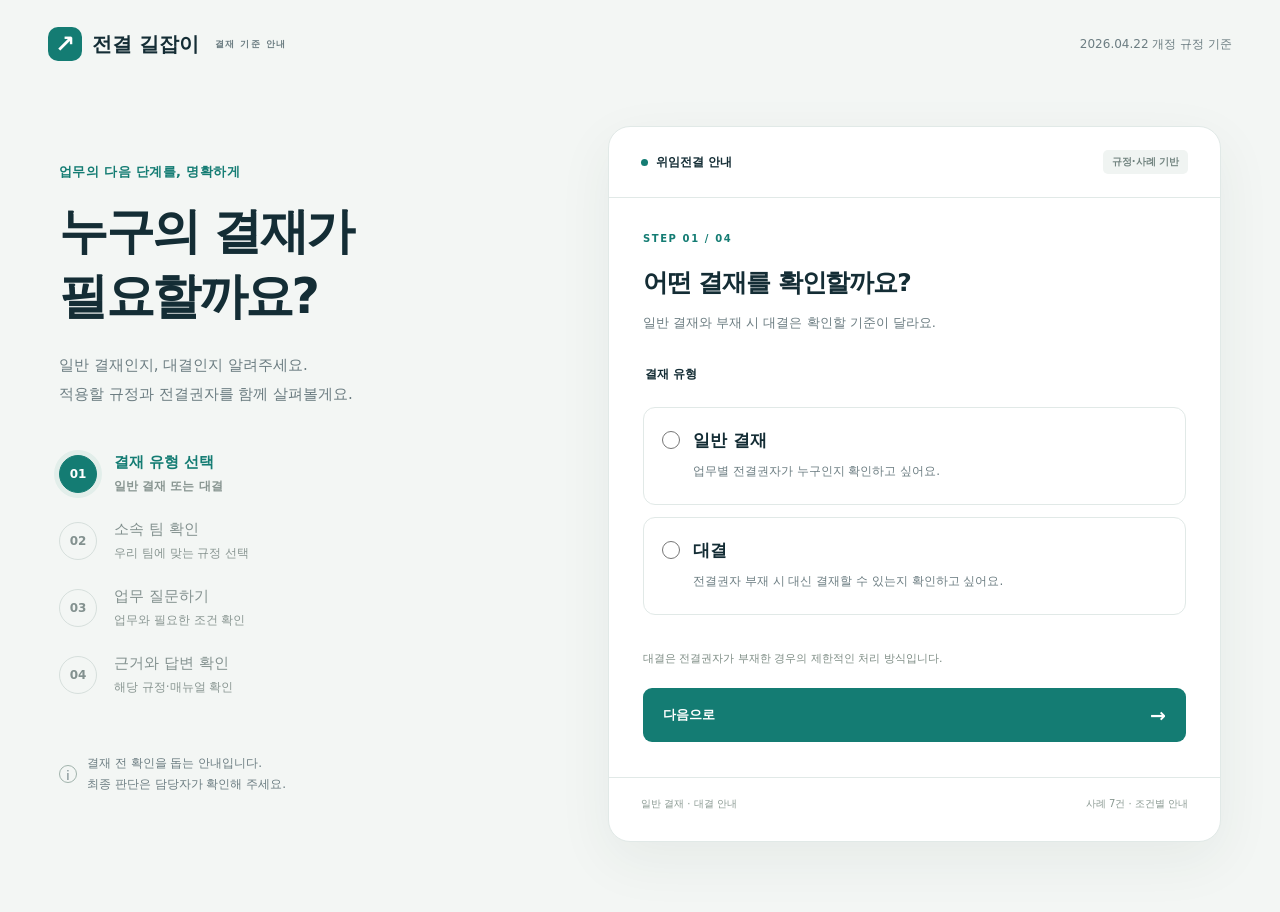
<file: index.html>
<!doctype html>
<html lang="ko"><head><meta charset="utf-8"><meta name="viewport" content="width=device-width,initial-scale=1"><title>전결 길잡이 · 결재 기준 안내</title><link rel="stylesheet" href="style.css"></head>
<body><header><a href="index.html" class="brand"><span class="brand-icon">↗</span> 전결 길잡이 <small>결재 기준 안내</small></a><!--SERVER_ADMIN_NAV--><span class="version">2026.04.22 개정 규정 기준</span></header>
<main><aside><span class="eyebrow">업무의 다음 단계를, 명확하게</span><h1>누구의 결재가<br>필요할까요?</h1><p>일반 결재인지, 대결인지 알려주세요.<br>적용할 규정과 전결권자를 함께 살펴볼게요.</p><ol class="steps"><li id="step1" class="active" aria-current="step"><b>01</b><div>결재 유형 선택<small>일반 결재 또는 대결</small></div></li><li id="step2"><b>02</b><div>소속 팀 확인<small>우리 팀에 맞는 규정 선택</small></div></li><li id="step3"><b>03</b><div>업무 질문하기<small>업무와 필요한 조건 확인</small></div></li><li id="step4"><b>04</b><div>근거와 답변 확인<small>해당 규정·매뉴얼 확인</small></div></li></ol><div class="aside-note"><span>i</span><p>결재 전 확인을 돕는 안내입니다.<br>최종 판단은 담당자가 확인해 주세요.</p></div></aside>
<section class="workspace"><div class="topline"><span class="status-dot"></span> 위임전결 안내 <span class="sample">규정·사례 기반</span></div>
<section id="mode-screen"><div class="section-number">STEP 01 / 04</div><h2>어떤 결재를 확인할까요?</h2><p class="description">일반 결재와 부재 시 대결은 확인할 기준이 달라요.</p><form id="mode-form"><fieldset class="mode-options"><legend>결재 유형</legend><label class="mode-card"><input type="radio" name="approval-mode" value="general" required><span><strong>일반 결재</strong><small>업무별 전결권자가 누구인지 확인하고 싶어요.</small></span></label><label class="mode-card"><input type="radio" name="approval-mode" value="deputy" required><span><strong>대결</strong><small>전결권자 부재 시 대신 결재할 수 있는지 확인하고 싶어요.</small></span></label></fieldset><p class="privacy">대결은 전결권자가 부재한 경우의 제한적인 처리 방식입니다.</p><button class="primary" type="submit">다음으로 <span>→</span></button></form></section>
<section id="team-screen" hidden><div class="section-number">STEP 02 / 04</div><button id="mode-from-team" type="button" class="back-mode">← 결재 유형 변경</button><div id="team-mode" class="tag"></div><h2>어느 팀에 소속되어 있나요?</h2><p class="description">팀에 따라 적용되는 위임전결 기준이 달라요.</p><form id="team-form"><label for="team">소속 팀</label><input id="team" maxlength="40" required placeholder="예: 안전경영팀, 관광AX기획팀" autocomplete="off"><p id="team-error" class="error" role="alert"></p><div class="quick-label">사장직속 팀 빠른 선택</div><div class="chips" id="teams"><button type="button">안전경영팀</button><button type="button">비서팀</button><button type="button">홍보팀</button><button type="button">감사팀</button></div><div class="info"><b>소속은 이렇게 구분해요</b><p>안전경영팀 · 비서팀 · 홍보팀 · 감사팀은 사장직속,<br>그 외 팀은 본부 소속으로 분류합니다.</p></div><button class="primary" type="submit">다음으로 <span>→</span></button></form></section>
<section id="question-screen" hidden><div class="section-number">STEP 03 / 04</div><div class="team-summary"><span id="mode-name" class="tag"></span><span id="team-name"></span><span id="group" class="tag"></span><button id="change-team" type="button">변경</button></div><button id="mode-from-question" type="button" class="back-mode">← 결재 유형 변경</button><h2 id="question-heading">어떤 내용이 궁금한가요?</h2><p id="question-description" class="description">어떤 업무인지, 금액과 진행 단계를 함께 알려주세요.</p><form id="question-form"><label for="question">궁금한 업무</label><textarea id="question" required maxlength="1500" rows="5" placeholder="예: 부가세 제외 4천만원 수의계약의 기본방침을 결정하려고 해요. 누구 전결인가요?"></textarea><details id="deputy-details" hidden><summary>대결 가능 여부를 확인할 조건 입력</summary><div class="info"><p>이름을 입력하지 않고 업무 조건만 확인합니다.</p>
<label for="absence">전결권자가 상당기간 부재한 상황인가요?</label><select id="absence"><option value="unknown">확인 필요</option><option value="yes">휴가·출장·부득이한 사유로 상당기간 부재합니다</option><option value="no">아니요</option></select>
<label for="routine">기본품의 자체나 새로운 의사결정이 아닌, 일상 업무인가요?</label><select id="routine"><option value="unknown">확인 필요</option><option value="yes">지출·출장·휴가·협조 등 일상 업무입니다</option><option value="no">기본품의 또는 의사결정이 필요한 사안입니다</option></select>
<label for="prior-approval">지출 업무라면 근거가 되는 기본품의를 승인받았나요?</label><select id="prior-approval"><option value="unknown">확인 필요</option><option value="yes">승인된 기본품의가 있습니다</option><option value="no">아직 승인받지 않았습니다</option><option value="na">지출 업무가 아닙니다</option></select>
<label for="delegation">대결권자·위임기간·위임사유가 명시된 근거가 있나요?</label><select id="delegation"><option value="unknown">확인 필요</option><option value="documented">위임 기안 또는 내부통신망에 명확히 남겼습니다</option><option value="oral">구두로만 전달했습니다</option><option value="none">위임 근거가 없습니다</option></select>
</div></details><details id="contract-details"><summary>계약 조건 입력 · 전결권자 계산</summary>
<div class="info"><p>계약 질문은 아래 조건을 명시하면 규정의 금액 기준으로 안내합니다.</p>
<label for="method">계약 방식</label><select id="method"><option value="">선택해 주세요</option><option value="bid">경쟁입찰·정부 쇼핑몰 3자단가 구매</option><option value="private">수의계약</option></select>
<label for="stage">처리 단계</label><select id="stage"><option value="">선택해 주세요</option><option value="plan">기본방침 결정</option><option value="sign">기본품의에 근거한 계약체결</option><option value="change">계약의 변경·해지·해제</option></select>
<label for="amount">계약 총액 (원 단위 · 부가세 제외)</label><input id="amount" type="text" inputmode="numeric" maxlength="16" placeholder="예: 40000000">
<label for="standalone">사장직속인 경우, 실에 속하지 않는 독립 팀인가요?</label><select id="standalone"><option value="">해당 시 선택해 주세요</option><option value="yes">네, 실에 속하지 않습니다</option><option value="no">아니요, 실에 속합니다</option></select>
<label><input id="vat" type="checkbox"> 부가세를 제외한 계약 총액입니다</label>
<label><input id="eligible" type="checkbox"> 수의계약인 경우, 관련 법규의 수의계약 사유에 해당합니다</label>
<label><input id="approved" type="checkbox"> 계약체결인 경우, 기본품의를 승인받았습니다</label>
</div></details><details id="case-library"><summary>규정에 규정되어 있지 않은 사례 <span id="case-count"></span></summary><p class="privacy">관련 사례를 선택한 뒤 적용 조건을 확인해 주세요.</p><div id="case-list" class="examples"></div></details><div class="quick-label">예시 질문으로 살펴보기</div><div class="examples" id="examples"><button type="button">실장님이 휴가를 올리려고 하면 누구 전결인가요?</button><button type="button">팀원 해외출장은 누구 전결인가요?</button><button type="button">전결권자가 부재중이면 어떻게 하나요?</button><button type="button">규정에 없는 업무는 어떻게 하나요?</button></div><p class="privacy">개인정보·비공개 업무자료는 입력하지 마세요. 질문은 저장하거나 외부로 전송하지 않습니다.</p><button class="primary" type="submit">답변 확인하기 <span>→</span></button></form></section>
<section id="answer-screen" hidden aria-live="polite"><div class="section-number">STEP 04 / 04</div><h2>업무의 결재 기준을 확인하세요</h2><p id="asked" class="asked"></p><article class="answer"><span id="answer-type" class="tag"></span><h3 id="answer-title"></h3><p id="answer-body"></p><div class="source"><b>확인 근거</b><p id="answer-source"></p></div></article><section id="case-panel" class="case-panel" hidden aria-label="사례 적용 조건"></section><div id="candidates"></div><details class="document-browser"><summary id="document-summary">규정 전체 원문 보기 · 38쪽</summary><label for="document-kind">근거 문서</label><select id="document-kind"><option value="regulation">위임전결규정 · 공개본</option></select><label for="document-page">PDF 쪽 선택</label><select id="document-page"></select><a id="original-pdf" href="data/regulation.pdf" target="_blank" rel="noopener">PDF 원본 보기</a><p id="document-notice" class="privacy"></p><pre id="document-text" tabindex="0"></pre></details><p class="privacy">규정 전체 검색과 일부 조건별 직접 답변을 지원합니다. 별표 Ⅲ의 직무별 기준, 재위임 및 중요·이례사항에 따라 실제 처리가 달라질 수 있습니다.</p><button id="ask-again" class="primary" type="button">다른 질문하기 <span>↗</span></button><button id="restart" class="secondary" type="button">소속 팀 다시 선택</button><button id="mode-from-answer" class="secondary" type="button">결재 유형 변경</button></section>
<footer><span id="footer-source">일반 결재 · 대결 안내</span><span id="case-footer">사례 7건 · 조건별 안내</span></footer></section></main><script src="data/regulation.js"></script><script src="data/manual.js"></script><script src="data/cases.js"></script><script src="cases.js"></script><script src="knowledge.js"></script><script src="deputy.js"></script><script src="rules.js"></script><script src="app.js"></script></body></html>
</file>
<file: style.css>
:root{--ink:#142d35;--muted:#6c7d82;--teal:#147c73;--line:#e1e9e7}*{box-sizing:border-box}body{margin:0;background:#f3f6f4;color:var(--ink);font-family:system-ui,-apple-system,'Segoe UI',sans-serif;font-size:15px}header{height:88px;max-width:1330px;margin:auto;padding:0 48px;display:flex;align-items:center;justify-content:space-between}.brand{text-decoration:none;color:var(--ink);font-size:20px;font-weight:750;display:flex;align-items:center;gap:10px}.brand-icon{display:grid;place-items:center;background:var(--teal);color:white;width:34px;height:34px;border-radius:10px;font-size:24px}.brand small{font-size:9px;letter-spacing:1.4px;color:var(--muted);margin-left:6px}.version{font-size:12px;color:var(--muted)}main{max-width:1234px;margin:38px auto 70px;display:grid;grid-template-columns:1fr 1.28fr;gap:70px;padding:0 36px}aside{padding:36px 0}.eyebrow{font-size:13px;color:var(--teal);font-weight:650;letter-spacing:.4px}h1{font-size:49px;line-height:1.32;letter-spacing:-2.5px;margin:19px 0 22px}aside>p{color:var(--muted);line-height:1.9}.steps{list-style:none;padding:0;margin:45px 0}.steps li{display:flex;gap:17px;align-items:center;margin:25px 0;color:#83918f}.steps b{display:grid;place-items:center;width:38px;height:38px;border:1px solid #d6dfdc;border-radius:50%;font-size:12px;font-weight:600}.steps small{display:block;font-size:12px;margin-top:6px;color:#899692}.steps .active{color:var(--teal);font-weight:700}.steps .active b{background:var(--teal);border-color:var(--teal);color:white;box-shadow:0 0 0 5px #e2eeea}.aside-note{display:flex;gap:10px;align-items:center;font-size:12px;color:var(--muted);line-height:1.7}.aside-note>span{border:1px solid #a1b3ac;border-radius:50%;width:18px;height:18px;text-align:center}.workspace{background:white;border:1px solid var(--line);border-radius:22px;box-shadow:0 18px 55px #203d3010;overflow:hidden}.topline{padding:23px 32px;display:flex;align-items:center;gap:8px;border-bottom:1px solid var(--line);font-size:12px;font-weight:650}.status-dot{width:7px;height:7px;background:var(--teal);border-radius:50%}.sample{margin-left:auto;color:#738581;background:#f0f4f2;padding:5px 9px;border-radius:5px;font-size:10px}.workspace>section{padding:35px 34px}.section-number{font-size:10px;font-weight:700;color:var(--teal);letter-spacing:1.6px;margin-bottom:21px}h2{font-size:25px;letter-spacing:-1.1px;margin:0 0 12px;line-height:1.4}.description{font-size:13px;color:var(--muted);margin:0 0 32px;line-height:1.7}label{display:block;font-size:12px;font-weight:700;margin-bottom:10px}input,textarea{width:100%;font:inherit;font-size:14px;color:var(--ink);border:1px solid #cfdcd7;background:#fcfdfc;border-radius:9px;padding:16px;outline:none}input:focus,textarea:focus{border-color:var(--teal);box-shadow:0 0 0 3px #147c7315}textarea{resize:vertical;line-height:1.7}input::placeholder,textarea::placeholder{color:#9aa7a2}.quick-label{font-size:11px;color:var(--muted);margin:23px 0 11px}.chips{display:flex;gap:7px;flex-wrap:wrap}button{font:inherit;cursor:pointer;transition:background .15s}button:focus-visible,a:focus-visible{outline:3px solid #59ae9f;outline-offset:3px}.chips button{background:white;border:1px solid var(--line);padding:8px 11px;border-radius:7px;font-size:12px;color:#5f746e}.chips button:hover,.examples button:hover{background:#eaf4ef}.info{margin:29px 0;background:#f2f7f4;border-radius:10px;padding:18px 20px;font-size:12px}.info b{font-weight:650}.info p{margin:9px 0 0;line-height:1.9;color:#71847c}.primary{width:100%;border:0;background:var(--teal);color:white;padding:16px 20px;border-radius:9px;font-size:13px;font-weight:650;display:flex;justify-content:space-between;align-items:center}.primary:hover{background:#0c655d}.primary span{font-size:19px}.error{font-size:12px;color:#b34235}.error:empty{display:none}footer{padding:19px 32px;border-top:1px solid var(--line);display:flex;justify-content:space-between;gap:10px;font-size:10px;color:#8a9992}.team-summary{display:flex;gap:8px;align-items:center;margin-bottom:22px;font-size:13px}.team-summary button{margin-left:auto;border:0;background:transparent;color:var(--teal);font-size:12px;text-decoration:underline}.tag{display:inline-block;color:var(--teal);background:#eaf4ef;border-radius:5px;padding:5px 8px;font-size:11px}.examples{display:grid;gap:7px}.examples button{background:white;border:1px solid var(--line);text-align:left;padding:11px;border-radius:7px;font-size:12px;color:#597069}.privacy{font-size:11px;color:#7d8c84;line-height:1.8;margin:20px 0}.asked{font-size:13px;color:#6e8177;line-height:1.8;white-space:pre-wrap;overflow-wrap:anywhere}.answer{background:#f4f8f5;border:1px solid #dae7de;padding:23px;border-radius:12px;margin:24px 0}.answer h3{font-size:24px;margin:18px 0 12px;letter-spacing:-.8px}.answer>p{font-size:14px;line-height:1.9;white-space:pre-line}.source{border-top:1px solid #dce8df;padding-top:16px;margin-top:22px;font-size:11px;color:#6e8177}.source p{line-height:1.8}.secondary{display:block;margin:17px auto 0;border:0;background:none;color:#708278;font-size:12px}[hidden]{display:none!important}@media(max-width:850px){header{padding:0 22px;height:72px}.version{display:none}main{grid-template-columns:1fr;gap:20px;margin:10px auto 35px;padding:0 20px;max-width:620px}aside{padding:15px 4px}h1{font-size:34px;letter-spacing:-1.5px;margin:12px 0}h1 br{display:none}aside>p{font-size:13px}.steps{display:flex;justify-content:space-between;margin:25px 0 8px;gap:8px}.steps li{gap:9px;margin:0;font-size:11px}.steps small,.aside-note{display:none}.steps b{width:28px;height:28px;font-size:10px}.workspace>section{padding:28px 23px}.topline,footer{padding:19px 23px}h2{font-size:22px}footer{flex-wrap:wrap;font-size:9px}.brand small{font-size:8px}}

summary{cursor:pointer;color:var(--teal);font-size:13px;margin:18px 0}select{width:100%;padding:12px;margin:0 0 18px;border:1px solid #cfdcd7;border-radius:8px;background:white;color:var(--ink);font:inherit;font-size:12px}input[type=checkbox]{width:auto;margin:10px 8px 10px 0}details label{line-height:1.8}

.candidate{border:1px solid var(--line);padding:18px;border-radius:10px;margin:14px 0}.candidate h3{font-size:15px;line-height:1.8;overflow-wrap:anywhere}.candidate p{font-size:12px;line-height:1.8;color:var(--muted)}pre{white-space:pre-wrap;overflow-wrap:anywhere;font:11px/1.9 system-ui,sans-serif;max-height:440px;overflow:auto;background:#f4f7f5;padding:14px;border-radius:8px}.document-browser>a{color:var(--teal);font-size:12px}

.mode-options{border:0;padding:0;margin:22px 0}.mode-options legend{font-size:12px;font-weight:700;margin-bottom:12px}.mode-card{display:flex;align-items:flex-start;gap:13px;border:1px solid var(--line);padding:21px 18px;border-radius:12px;cursor:pointer;margin:12px 0}.mode-card:has(input:checked){background:#edf6f1;border-color:var(--teal);box-shadow:0 0 0 2px #147c7310}.mode-card input{width:18px;height:18px;accent-color:var(--teal);margin:2px 0 0;flex-shrink:0}.mode-card strong{display:block;font-size:17px;font-weight:650}.mode-card small{display:block;font-size:12px;font-weight:400;color:var(--muted);line-height:1.9;margin-top:8px}.back-mode{border:0;background:none;font-size:12px;color:var(--teal);padding:0;margin:0 0 18px;display:block}.tag+h2{margin-top:18px}.source-button{display:block;background:white;border:1px solid var(--line);padding:8px 10px;font-size:11px;color:var(--teal);margin:9px 0}.team-summary{flex-wrap:wrap}@media(max-width:850px){.steps{flex-wrap:wrap;row-gap:15px}.steps li{width:calc(50% - 8px)}}

@media(max-width:850px){h1{font-size:32px}h1 br{display:block}}

.case-panel{border:1px solid var(--line);border-radius:12px;padding:20px;margin:20px 0}.case-panel h3{font-size:15px;line-height:1.8}.case-panel ul{padding-left:18px;font-size:12px;line-height:1.9;color:var(--muted)}.case-panel input{margin-bottom:20px}.case-panel .primary{margin-top:16px}#case-library .examples{padding-bottom:12px}.answer .tag{line-height:1.6}

.admin-link{font-size:12px;color:var(--teal);text-decoration:none;margin-left:auto;margin-right:18px}.version{white-space:nowrap}@media(max-width:850px){.admin-link{font-size:11px;margin-right:0}}
</file>
